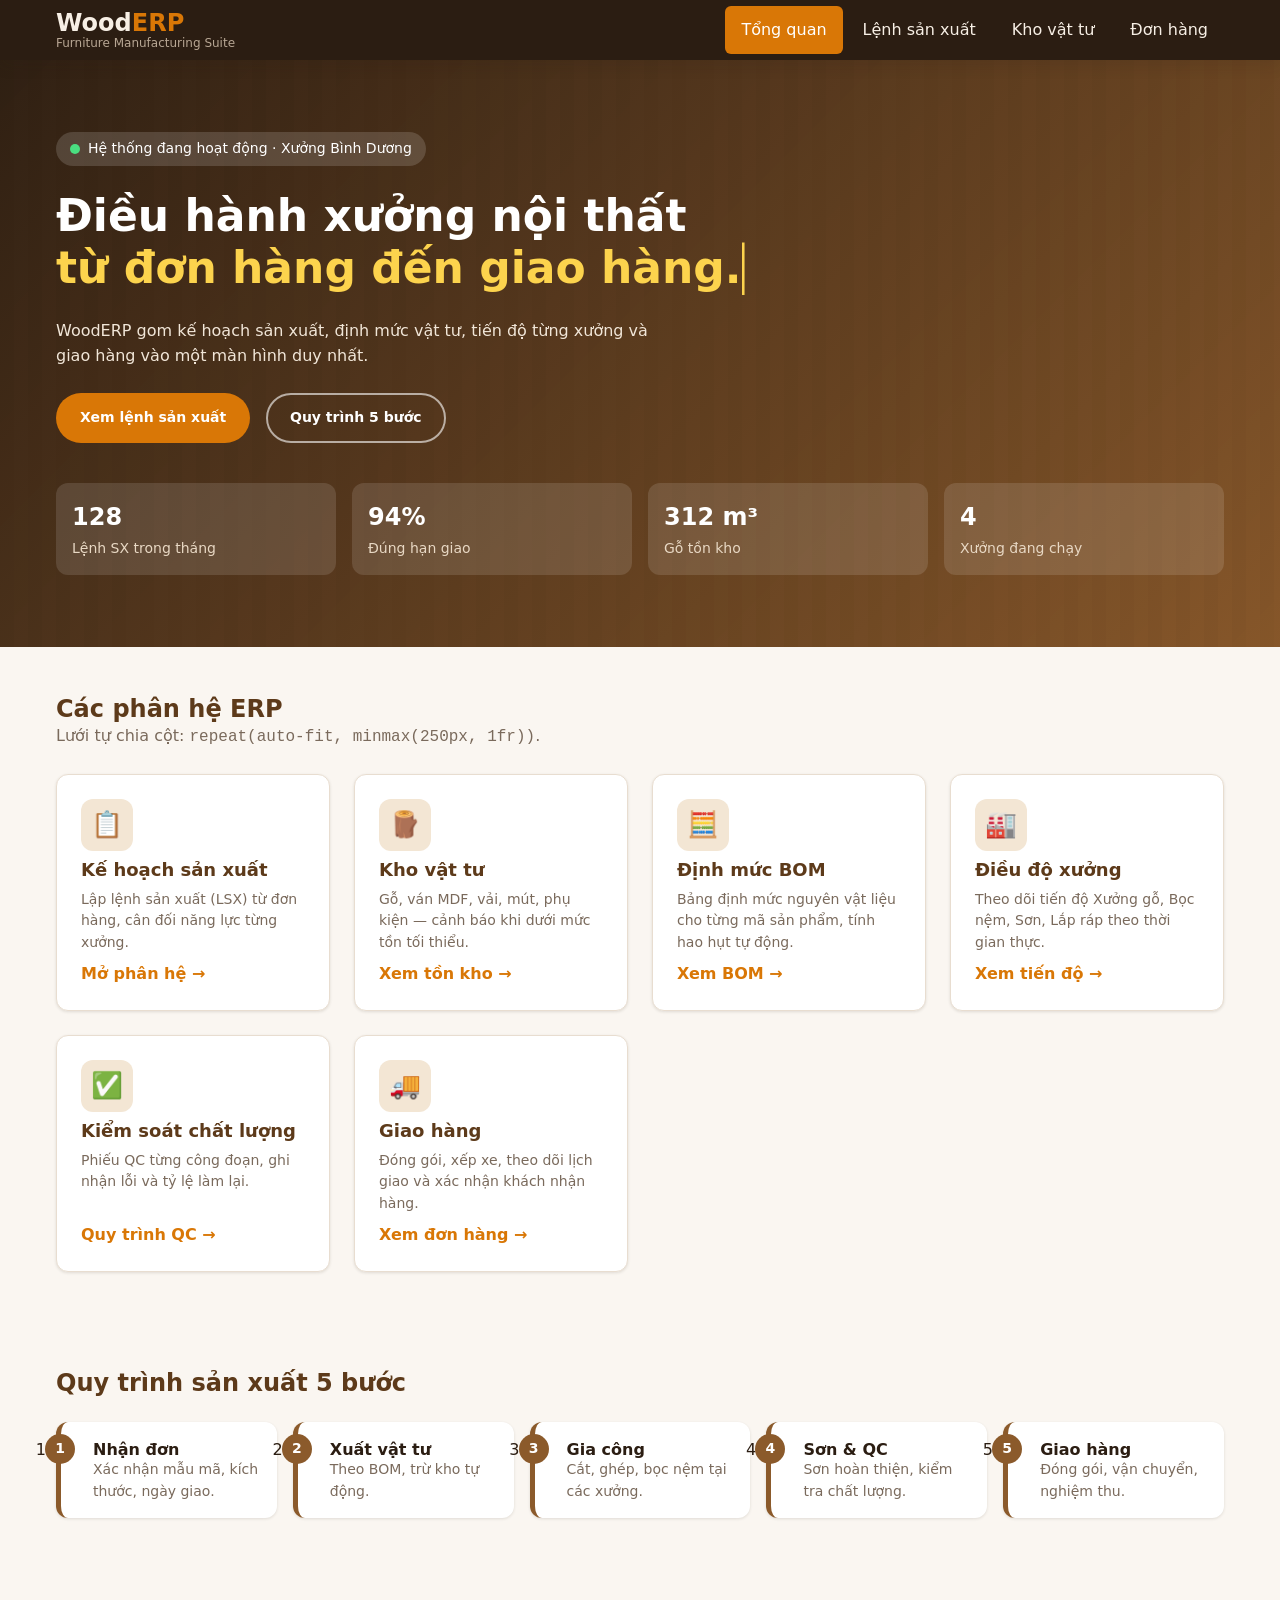
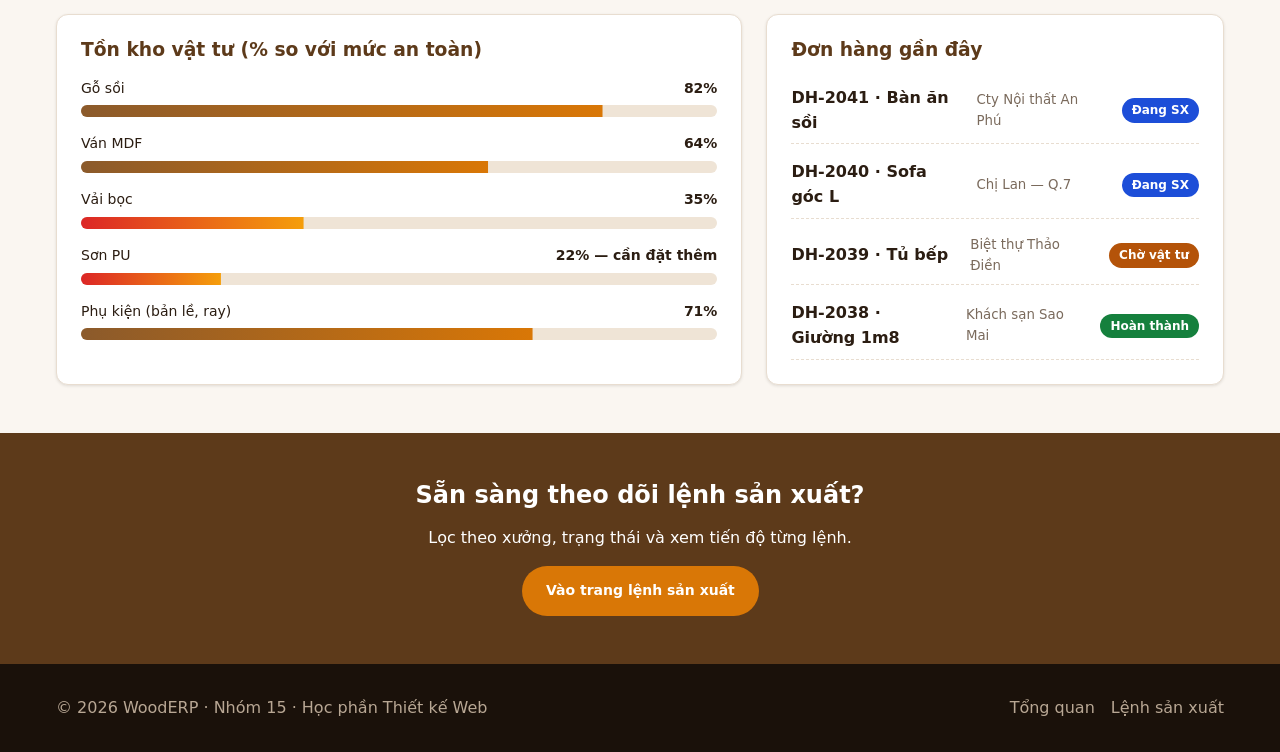
<file: index.html>
<!DOCTYPE html>
<!-- lang="vi": báo trình duyệt/screen reader đây là tiếng Việt -->
<html lang="vi">
<head>
    <meta charset="UTF-8">
    <!-- viewport: bắt buộc để responsive trên điện thoại (Tuần 4) -->
    <meta name="viewport" content="width=device-width, initial-scale=1.0">
    <meta name="description" content="WoodERP — Hệ thống ERP quản lý sản xuất đồ nội thất: kế hoạch, kho vật tư, xưởng, giao hàng.">
    <title>Tổng quan — WoodERP</title>
    <link rel="stylesheet" href="style.css">
</head>
<body>

    <!-- Skip link: người dùng bàn phím nhấn Tab để nhảy thẳng tới nội dung -->
    <a class="skip-link" href="#main-content">Chuyển đến nội dung chính</a>

    <!-- HEADER: checkbox → label → nav phải là anh em liền kề để dùng bộ chọn ~ -->
    <div class="header-wrapper">
        <header>
            <div class="container header-inner">
                <a class="brand" href="index.html" aria-label="WoodERP — Về trang chủ">
                    <span class="brand-name">Wood<span>ERP</span></span>
                    <span class="brand-tagline">Furniture Manufacturing Suite</span>
                </a>
                <input type="checkbox" id="nav-toggle" class="nav-toggle" aria-hidden="true">
                <label for="nav-toggle" class="nav-toggle-label" aria-label="Mở / đóng menu">
                    <span></span><span></span><span></span>
                </label>
                <nav class="main-nav" aria-label="Điều hướng chính">
                    <ul>
                        <li><a href="index.html" aria-current="page">Tổng quan</a></li>
                        <li><a href="sanxuat.html">Lệnh sản xuất</a></li>
                        <li><a href="#kho-vat-tu">Kho vật tư</a></li>
                        <li><a href="#don-hang">Đơn hàng</a></li>
                    </ul>
                </nav>
            </div>
        </header>
    </div>

    <main id="main-content">

        <!-- SECTION 1: HERO + typing + thanh KPI (Flexbox) -->
        <section class="hero" aria-labelledby="hero-title">
            <div class="container hero-inner">
                <span class="hero-badge">Hệ thống đang hoạt động · Xưởng Bình Dương</span>
                <h1 id="hero-title">Điều hành xưởng nội thất<br><span class="typing">từ đơn hàng đến giao hàng.</span></h1>
                <p>WoodERP gom kế hoạch sản xuất, định mức vật tư, tiến độ từng xưởng và giao hàng vào một màn hình duy nhất.</p>
                <div class="hero-actions">
                    <a class="btn btn-primary" href="sanxuat.html">Xem lệnh sản xuất</a>
                    <a class="btn btn-ghost" href="#quy-trinh">Quy trình 5 bước</a>
                </div>
                <!-- Flex: các ô KPI tự xuống dòng khi màn hình hẹp -->
                <div class="kpi-bar" aria-label="Chỉ số nhanh">
                    <div class="kpi"><strong>128</strong><span>Lệnh SX trong tháng</span></div>
                    <div class="kpi"><strong>94%</strong><span>Đúng hạn giao</span></div>
                    <div class="kpi"><strong>312 m³</strong><span>Gỗ tồn kho</span></div>
                    <div class="kpi"><strong>4</strong><span>Xưởng đang chạy</span></div>
                </div>
            </div>
        </section>

        <!-- SECTION 2: Các phân hệ ERP — CSS Grid auto-fit (Tuần 3) -->
        <section class="section" aria-labelledby="modules-title">
            <div class="container">
                <div class="section-head">
                    <h2 id="modules-title">Các phân hệ ERP</h2>
                    <p>Lưới tự chia cột: <code>repeat(auto-fit, minmax(250px, 1fr))</code>.</p>
                </div>
                <div class="grid-auto">
                    <article class="card">
                        <div class="icon" aria-hidden="true">📋</div>
                        <h3>Kế hoạch sản xuất</h3>
                        <p>Lập lệnh sản xuất (LSX) từ đơn hàng, cân đối năng lực từng xưởng.</p>
                        <a class="link-more" href="sanxuat.html">Mở phân hệ →</a>
                    </article>
                    <article class="card">
                        <div class="icon" aria-hidden="true">🪵</div>
                        <h3>Kho vật tư</h3>
                        <p>Gỗ, ván MDF, vải, mút, phụ kiện — cảnh báo khi dưới mức tồn tối thiểu.</p>
                        <a class="link-more" href="#kho-vat-tu">Xem tồn kho →</a>
                    </article>
                    <article class="card">
                        <div class="icon" aria-hidden="true">🧮</div>
                        <h3>Định mức BOM</h3>
                        <p>Bảng định mức nguyên vật liệu cho từng mã sản phẩm, tính hao hụt tự động.</p>
                        <a class="link-more" href="sanxuat.html">Xem BOM →</a>
                    </article>
                    <article class="card">
                        <div class="icon" aria-hidden="true">🏭</div>
                        <h3>Điều độ xưởng</h3>
                        <p>Theo dõi tiến độ Xưởng gỗ, Bọc nệm, Sơn, Lắp ráp theo thời gian thực.</p>
                        <a class="link-more" href="sanxuat.html">Xem tiến độ →</a>
                    </article>
                    <article class="card">
                        <div class="icon" aria-hidden="true">✅</div>
                        <h3>Kiểm soát chất lượng</h3>
                        <p>Phiếu QC từng công đoạn, ghi nhận lỗi và tỷ lệ làm lại.</p>
                        <a class="link-more" href="#quy-trinh">Quy trình QC →</a>
                    </article>
                    <article class="card">
                        <div class="icon" aria-hidden="true">🚚</div>
                        <h3>Giao hàng</h3>
                        <p>Đóng gói, xếp xe, theo dõi lịch giao và xác nhận khách nhận hàng.</p>
                        <a class="link-more" href="#don-hang">Xem đơn hàng →</a>
                    </article>
                </div>
            </div>
        </section>

        <!-- SECTION 3: Quy trình 5 bước — Grid 1 → 2 → 5 cột (responsive) -->
        <section class="section" id="quy-trinh" aria-labelledby="flow-title">
            <div class="container">
                <div class="section-head">
                    <h2 id="flow-title">Quy trình sản xuất 5 bước</h2>
                </div>
                <ol class="steps">
                    <li class="step"><h3>Nhận đơn</h3><p>Xác nhận mẫu mã, kích thước, ngày giao.</p></li>
                    <li class="step"><h3>Xuất vật tư</h3><p>Theo BOM, trừ kho tự động.</p></li>
                    <li class="step"><h3>Gia công</h3><p>Cắt, ghép, bọc nệm tại các xưởng.</p></li>
                    <li class="step"><h3>Sơn &amp; QC</h3><p>Sơn hoàn thiện, kiểm tra chất lượng.</p></li>
                    <li class="step"><h3>Giao hàng</h3><p>Đóng gói, vận chuyển, nghiệm thu.</p></li>
                </ol>
            </div>
        </section>

        <!-- SECTION 4: Kho vật tư + Đơn hàng — Grid 2 cột trên desktop -->
        <section class="section" aria-label="Kho vật tư và đơn hàng">
            <div class="container panel-2col">
                <aside class="panel" id="kho-vat-tu" aria-labelledby="stock-title">
                    <h3 id="stock-title">Tồn kho vật tư (% so với mức an toàn)</h3>
                    <!-- --p là số %; CSS dùng scaleX(var(--p)/100) rồi animation chạy từ 0 -->
                    <div class="bar-row"><div class="bar-label"><span>Gỗ sồi</span><b>82%</b></div><div class="bar"><i style="--p:82"></i></div></div>
                    <div class="bar-row"><div class="bar-label"><span>Ván MDF</span><b>64%</b></div><div class="bar"><i style="--p:64"></i></div></div>
                    <div class="bar-row"><div class="bar-label"><span>Vải bọc</span><b>35%</b></div><div class="bar low"><i style="--p:35"></i></div></div>
                    <div class="bar-row"><div class="bar-label"><span>Sơn PU</span><b>22% — cần đặt thêm</b></div><div class="bar low"><i style="--p:22"></i></div></div>
                    <div class="bar-row"><div class="bar-label"><span>Phụ kiện (bản lề, ray)</span><b>71%</b></div><div class="bar"><i style="--p:71"></i></div></div>
                </aside>

                <section class="panel" id="don-hang" aria-labelledby="order-title">
                    <h3 id="order-title">Đơn hàng gần đây</h3>
                    <div class="order-list">
                        <div class="order-item"><b>DH-2041 · Bàn ăn sồi</b><small>Cty Nội thất An Phú</small><span class="tag dang">Đang SX</span></div>
                        <div class="order-item"><b>DH-2040 · Sofa góc L</b><small>Chị Lan — Q.7</small><span class="tag dang">Đang SX</span></div>
                        <div class="order-item"><b>DH-2039 · Tủ bếp</b><small>Biệt thự Thảo Điền</small><span class="tag cho">Chờ vật tư</span></div>
                        <div class="order-item"><b>DH-2038 · Giường 1m8</b><small>Khách sạn Sao Mai</small><span class="tag xong">Hoàn thành</span></div>
                    </div>
                </section>
            </div>
        </section>

        <!-- SECTION 5: CTA -->
        <section class="section cta" aria-labelledby="cta-title">
            <div class="container">
                <h2 id="cta-title">Sẵn sàng theo dõi lệnh sản xuất?</h2>
                <p>Lọc theo xưởng, trạng thái và xem tiến độ từng lệnh.</p>
                <a class="btn btn-primary" href="sanxuat.html">Vào trang lệnh sản xuất</a>
            </div>
        </section>
    </main>

    <footer>
        <div class="container footer-inner">
            <p>© 2026 WoodERP · Nhóm 15 · Học phần Thiết kế Web</p>
            <nav class="footer-links" aria-label="Liên kết chân trang">
                <a href="index.html">Tổng quan</a>
                <a href="sanxuat.html">Lệnh sản xuất</a>
            </nav>
        </div>
    </footer>
</body>
</html>
</file>
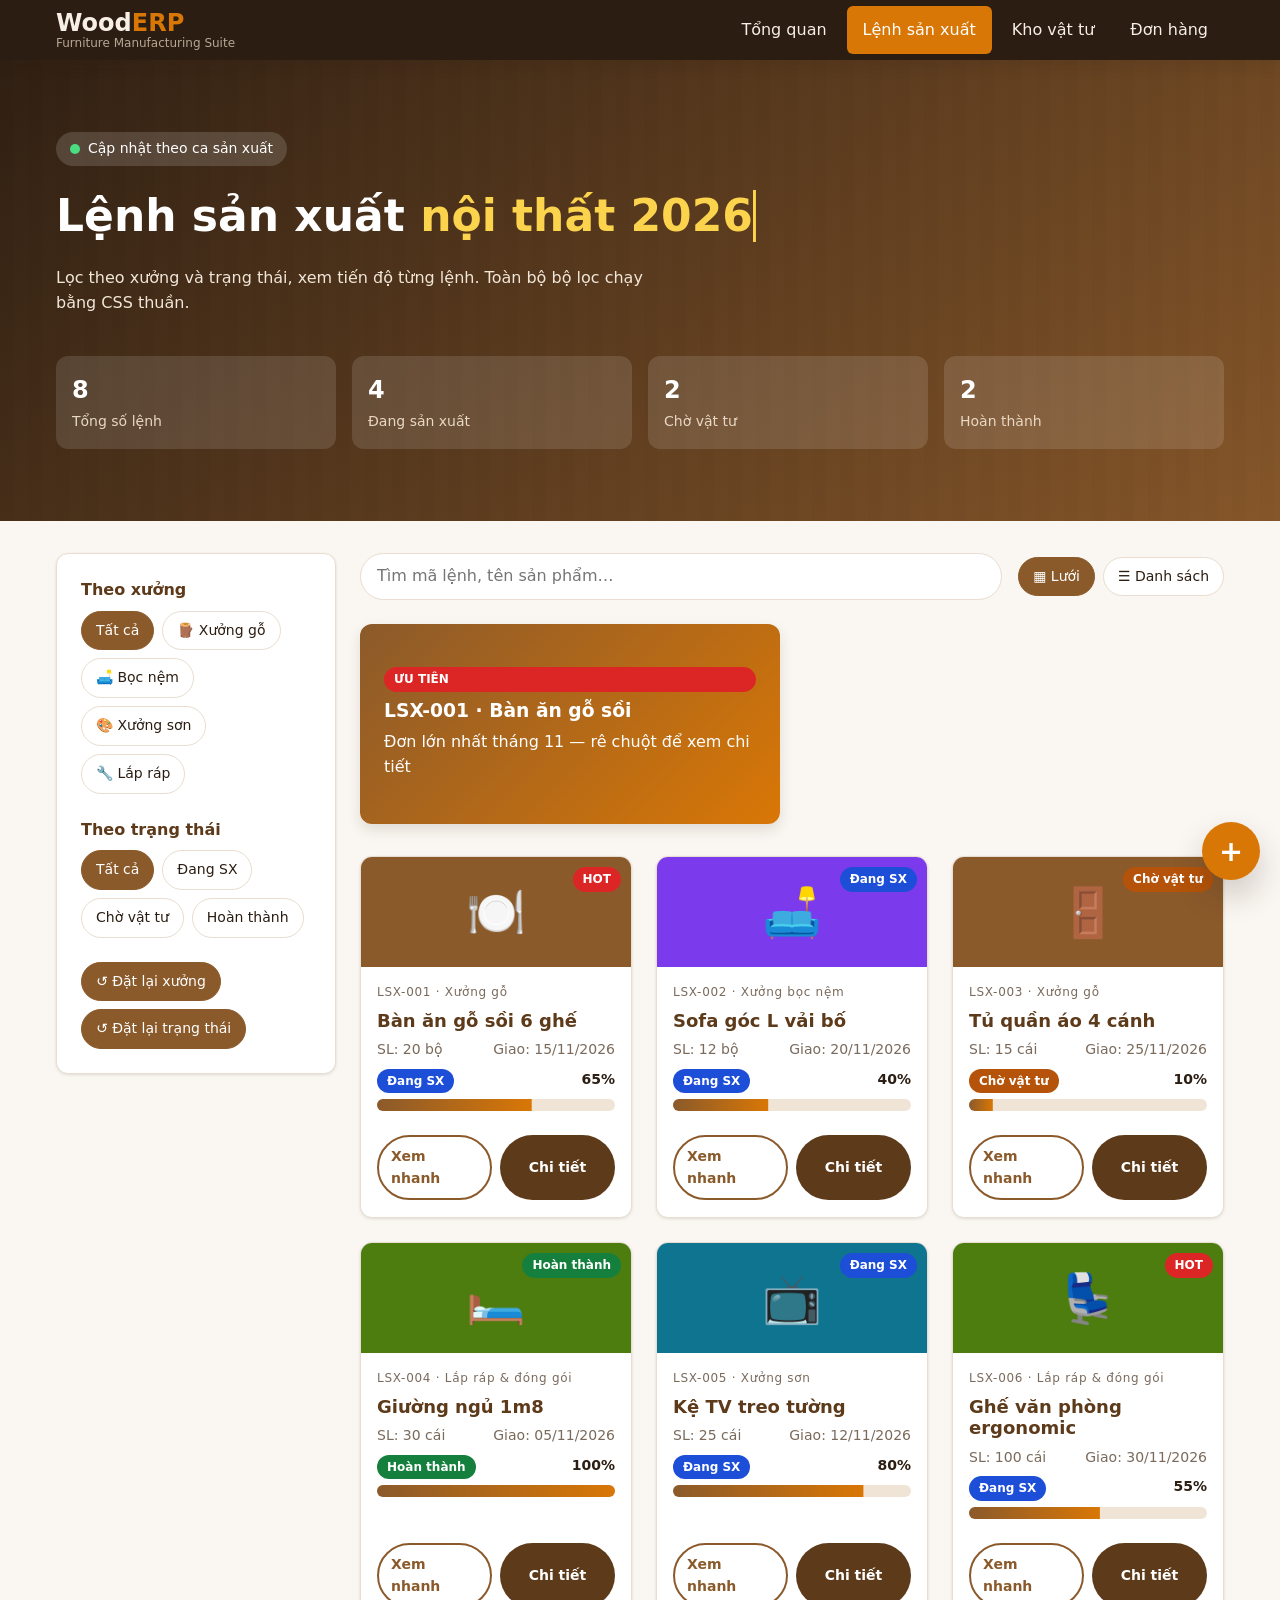
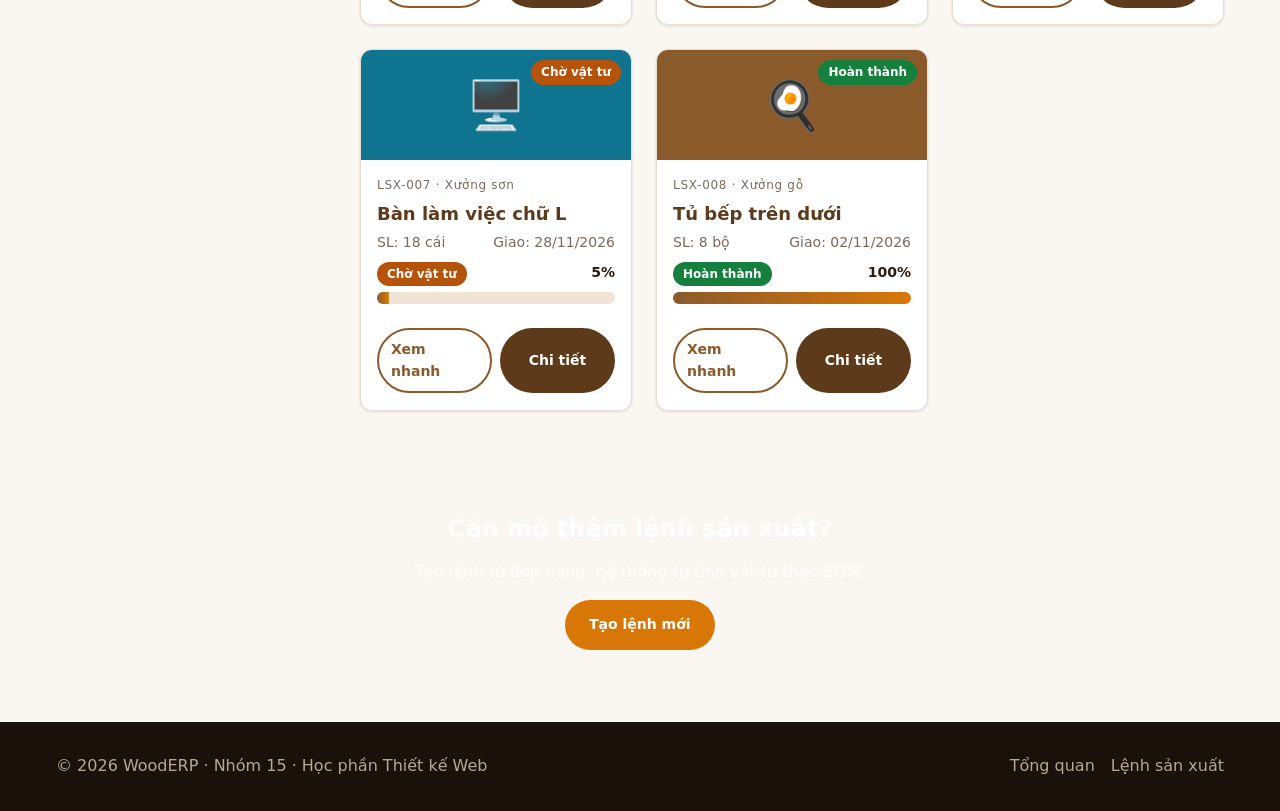
<file: sanxuat.html>
<!DOCTYPE html>
<html lang="vi">
<head>
    <meta charset="UTF-8">
    <meta name="viewport" content="width=device-width, initial-scale=1.0">
    <meta name="description" content="WoodERP — Danh sách lệnh sản xuất nội thất, lọc theo xưởng và trạng thái.">
    <title>Lệnh sản xuất — WoodERP</title>
    <link rel="stylesheet" href="style.css">
</head>
<body>

    <!-- ===== CÁC RADIO ĐIỀU KHIỂN BỘ LỌC (ẩn bằng class .ctrl) =====
         Đặt ở ĐẦU <body> để bộ chọn body:has(#id:checked) trong style.css
         "nhìn thấy" được trạng thái và ẩn/hiện thẻ ở bất kỳ đâu. KHÔNG dùng JavaScript. -->
    <!-- Nhóm 1: lọc theo xưởng (cùng name → chỉ chọn 1) -->
    <input type="radio" name="cat" id="cat-all" class="ctrl" checked>
    <input type="radio" name="cat" id="cat-go" class="ctrl">
    <input type="radio" name="cat" id="cat-boc" class="ctrl">
    <input type="radio" name="cat" id="cat-son" class="ctrl">
    <input type="radio" name="cat" id="cat-lap" class="ctrl">
    <!-- Nhóm 2: lọc theo trạng thái -->
    <input type="radio" name="st" id="st-all" class="ctrl" checked>
    <input type="radio" name="st" id="st-dang" class="ctrl">
    <input type="radio" name="st" id="st-cho" class="ctrl">
    <input type="radio" name="st" id="st-xong" class="ctrl">
    <!-- Nhóm 3: chế độ xem Lưới / Danh sách -->
    <input type="radio" name="view" id="view-grid" class="ctrl" checked>
    <input type="radio" name="view" id="view-list" class="ctrl">

    <a class="skip-link" href="#main-content">Chuyển đến nội dung chính</a>

    <div class="header-wrapper">
        <header>
            <div class="container header-inner">
                <a class="brand" href="index.html" aria-label="WoodERP — Về trang chủ">
                    <span class="brand-name">Wood<span>ERP</span></span>
                    <span class="brand-tagline">Furniture Manufacturing Suite</span>
                </a>
                <input type="checkbox" id="nav-toggle" class="nav-toggle" aria-hidden="true">
                <label for="nav-toggle" class="nav-toggle-label" aria-label="Mở / đóng menu">
                    <span></span><span></span><span></span>
                </label>
                <nav class="main-nav" aria-label="Điều hướng chính">
                    <ul>
                        <li><a href="index.html">Tổng quan</a></li>
                        <li><a href="sanxuat.html" aria-current="page">Lệnh sản xuất</a></li>
                        <li><a href="index.html#kho-vat-tu">Kho vật tư</a></li>
                        <li><a href="index.html#don-hang">Đơn hàng</a></li>
                    </ul>
                </nav>
            </div>
        </header>
    </div>

    <main id="main-content">

        <section class="hero" aria-labelledby="page-title">
            <div class="container hero-inner">
                <span class="hero-badge">Cập nhật theo ca sản xuất</span>
                <h1 id="page-title">Lệnh sản xuất <span class="typing">nội thất 2026</span></h1>
                <p>Lọc theo xưởng và trạng thái, xem tiến độ từng lệnh. Toàn bộ bộ lọc chạy bằng CSS thuần.</p>
                <div class="kpi-bar">
                    <div class="kpi"><strong>8</strong><span>Tổng số lệnh</span></div>
                    <div class="kpi"><strong>4</strong><span>Đang sản xuất</span></div>
                    <div class="kpi"><strong>2</strong><span>Chờ vật tư</span></div>
                    <div class="kpi"><strong>2</strong><span>Hoàn thành</span></div>
                </div>
            </div>
        </section>

        <!-- BỐ CỤC 2 CỘT: CSS Grid (Mobile 1 cột → Desktop 280px + 1fr) -->
        <div class="container layout">

            <!-- CỘT TRÁI: bộ lọc (<aside>); <label for=...> bấm vào = chọn radio tương ứng -->
            <aside class="filter-panel" aria-label="Bộ lọc lệnh sản xuất">
                <fieldset class="filter-group">
                    <legend>Theo xưởng</legend>
                    <div class="chips">
                        <label class="chip" for="cat-all">Tất cả</label>
                        <label class="chip" for="cat-go">🪵 Xưởng gỗ</label>
                        <label class="chip" for="cat-boc">🛋️ Bọc nệm</label>
                        <label class="chip" for="cat-son">🎨 Xưởng sơn</label>
                        <label class="chip" for="cat-lap">🔧 Lắp ráp</label>
                    </div>
                </fieldset>
                <fieldset class="filter-group">
                    <legend>Theo trạng thái</legend>
                    <div class="chips">
                        <label class="chip" for="st-all">Tất cả</label>
                        <label class="chip" for="st-dang">Đang SX</label>
                        <label class="chip" for="st-cho">Chờ vật tư</label>
                        <label class="chip" for="st-xong">Hoàn thành</label>
                    </div>
                </fieldset>
                <!-- Reset: chọn lại radio "Tất cả" của từng nhóm -->
                <div class="chips">
                    <label class="chip" for="cat-all">↺ Đặt lại xưởng</label>
                    <label class="chip" for="st-all">↺ Đặt lại trạng thái</label>
                </div>
            </aside>

            <!-- CỘT PHẢI: nội dung chính -->
            <section class="content-area" aria-label="Danh sách lệnh sản xuất">

                <div class="toolbar">
                    <input class="search" type="search" placeholder="Tìm mã lệnh, tên sản phẩm…" aria-label="Tìm kiếm lệnh sản xuất">
                    <div class="view-switch" role="group" aria-label="Chế độ hiển thị">
                        <label class="chip" for="view-grid">▦ Lưới</label>
                        <label class="chip" for="view-list">☰ Danh sách</label>
                    </div>
                </div>

                <!-- THẺ ĐỀ CỬ LẬT 3D: rê chuột (hoặc focus) để lật -->
                <figure class="flip-wrap" tabindex="0" aria-label="Lệnh sản xuất nổi bật">
                    <div class="flip-card">
                        <div class="flip-front">
                            <span class="tag hot">ƯU TIÊN</span>
                            <h3>LSX-001 · Bàn ăn gỗ sồi</h3>
                            <p>Đơn lớn nhất tháng 11 — rê chuột để xem chi tiết</p>
                        </div>
                        <div class="flip-back">
                            <h3>Tóm tắt</h3>
                            <p>20 bộ · Xưởng gỗ · Giao 15/11</p>
                            <p>Tiến độ 65% · Còn thiếu sơn PU 12 lít</p>
                        </div>
                    </div>
                </figure>

                <!-- LƯỚI THẺ: mobile 1 cột, tablet 2 cột, desktop auto-fit -->
                <div class="lsx-grid">
                    <!-- Thẻ LSX-001: data-cat / data-st là "nhãn" để CSS :has() lọc -->
                    <article class="card lsx-card" data-cat="go" data-st="dang">
                        <div class="lsx-thumb" aria-hidden="true">🍽️<span class="tag hot">HOT</span></div>
                        <div class="lsx-body">
                            <span class="lsx-code">LSX-001 · Xưởng gỗ</span>
                            <h3>Bàn ăn gỗ sồi 6 ghế</h3>
                            <div class="lsx-meta"><span>SL: 20 bộ</span><span>Giao: 15/11/2026</span></div>
                            <!-- Thanh tiến độ: --p = % hoàn thành -->
                            <div class="bar-row">
                                <div class="bar-label"><span class="tag dang">Đang SX</span><b>65%</b></div>
                                <div class="bar"><i style="--p:65"></i></div>
                            </div>
                            <div class="lsx-actions">
                                <a class="btn btn-outline" href="#lsx-001">Xem nhanh</a>
                                <a class="btn btn-dark" href="#lsx-001">Chi tiết</a>
                            </div>
                        </div>
                    </article>
                    <!-- Thẻ LSX-002: data-cat / data-st là "nhãn" để CSS :has() lọc -->
                    <article class="card lsx-card" data-cat="boc" data-st="dang">
                        <div class="lsx-thumb" aria-hidden="true">🛋️<span class="tag dang">Đang SX</span></div>
                        <div class="lsx-body">
                            <span class="lsx-code">LSX-002 · Xưởng bọc nệm</span>
                            <h3>Sofa góc L vải bố</h3>
                            <div class="lsx-meta"><span>SL: 12 bộ</span><span>Giao: 20/11/2026</span></div>
                            <!-- Thanh tiến độ: --p = % hoàn thành -->
                            <div class="bar-row">
                                <div class="bar-label"><span class="tag dang">Đang SX</span><b>40%</b></div>
                                <div class="bar"><i style="--p:40"></i></div>
                            </div>
                            <div class="lsx-actions">
                                <a class="btn btn-outline" href="#lsx-002">Xem nhanh</a>
                                <a class="btn btn-dark" href="#lsx-002">Chi tiết</a>
                            </div>
                        </div>
                    </article>
                    <!-- Thẻ LSX-003: data-cat / data-st là "nhãn" để CSS :has() lọc -->
                    <article class="card lsx-card" data-cat="go" data-st="cho">
                        <div class="lsx-thumb" aria-hidden="true">🚪<span class="tag cho">Chờ vật tư</span></div>
                        <div class="lsx-body">
                            <span class="lsx-code">LSX-003 · Xưởng gỗ</span>
                            <h3>Tủ quần áo 4 cánh</h3>
                            <div class="lsx-meta"><span>SL: 15 cái</span><span>Giao: 25/11/2026</span></div>
                            <!-- Thanh tiến độ: --p = % hoàn thành -->
                            <div class="bar-row">
                                <div class="bar-label"><span class="tag cho">Chờ vật tư</span><b>10%</b></div>
                                <div class="bar"><i style="--p:10"></i></div>
                            </div>
                            <div class="lsx-actions">
                                <a class="btn btn-outline" href="#lsx-003">Xem nhanh</a>
                                <a class="btn btn-dark" href="#lsx-003">Chi tiết</a>
                            </div>
                        </div>
                    </article>
                    <!-- Thẻ LSX-004: data-cat / data-st là "nhãn" để CSS :has() lọc -->
                    <article class="card lsx-card" data-cat="lap" data-st="xong">
                        <div class="lsx-thumb" aria-hidden="true">🛏️<span class="tag xong">Hoàn thành</span></div>
                        <div class="lsx-body">
                            <span class="lsx-code">LSX-004 · Lắp ráp & đóng gói</span>
                            <h3>Giường ngủ 1m8</h3>
                            <div class="lsx-meta"><span>SL: 30 cái</span><span>Giao: 05/11/2026</span></div>
                            <!-- Thanh tiến độ: --p = % hoàn thành -->
                            <div class="bar-row">
                                <div class="bar-label"><span class="tag xong">Hoàn thành</span><b>100%</b></div>
                                <div class="bar"><i style="--p:100"></i></div>
                            </div>
                            <div class="lsx-actions">
                                <a class="btn btn-outline" href="#lsx-004">Xem nhanh</a>
                                <a class="btn btn-dark" href="#lsx-004">Chi tiết</a>
                            </div>
                        </div>
                    </article>
                    <!-- Thẻ LSX-005: data-cat / data-st là "nhãn" để CSS :has() lọc -->
                    <article class="card lsx-card" data-cat="son" data-st="dang">
                        <div class="lsx-thumb" aria-hidden="true">📺<span class="tag dang">Đang SX</span></div>
                        <div class="lsx-body">
                            <span class="lsx-code">LSX-005 · Xưởng sơn</span>
                            <h3>Kệ TV treo tường</h3>
                            <div class="lsx-meta"><span>SL: 25 cái</span><span>Giao: 12/11/2026</span></div>
                            <!-- Thanh tiến độ: --p = % hoàn thành -->
                            <div class="bar-row">
                                <div class="bar-label"><span class="tag dang">Đang SX</span><b>80%</b></div>
                                <div class="bar"><i style="--p:80"></i></div>
                            </div>
                            <div class="lsx-actions">
                                <a class="btn btn-outline" href="#lsx-005">Xem nhanh</a>
                                <a class="btn btn-dark" href="#lsx-005">Chi tiết</a>
                            </div>
                        </div>
                    </article>
                    <!-- Thẻ LSX-006: data-cat / data-st là "nhãn" để CSS :has() lọc -->
                    <article class="card lsx-card" data-cat="lap" data-st="dang">
                        <div class="lsx-thumb" aria-hidden="true">💺<span class="tag hot">HOT</span></div>
                        <div class="lsx-body">
                            <span class="lsx-code">LSX-006 · Lắp ráp & đóng gói</span>
                            <h3>Ghế văn phòng ergonomic</h3>
                            <div class="lsx-meta"><span>SL: 100 cái</span><span>Giao: 30/11/2026</span></div>
                            <!-- Thanh tiến độ: --p = % hoàn thành -->
                            <div class="bar-row">
                                <div class="bar-label"><span class="tag dang">Đang SX</span><b>55%</b></div>
                                <div class="bar"><i style="--p:55"></i></div>
                            </div>
                            <div class="lsx-actions">
                                <a class="btn btn-outline" href="#lsx-006">Xem nhanh</a>
                                <a class="btn btn-dark" href="#lsx-006">Chi tiết</a>
                            </div>
                        </div>
                    </article>
                    <!-- Thẻ LSX-007: data-cat / data-st là "nhãn" để CSS :has() lọc -->
                    <article class="card lsx-card" data-cat="son" data-st="cho">
                        <div class="lsx-thumb" aria-hidden="true">🖥️<span class="tag cho">Chờ vật tư</span></div>
                        <div class="lsx-body">
                            <span class="lsx-code">LSX-007 · Xưởng sơn</span>
                            <h3>Bàn làm việc chữ L</h3>
                            <div class="lsx-meta"><span>SL: 18 cái</span><span>Giao: 28/11/2026</span></div>
                            <!-- Thanh tiến độ: --p = % hoàn thành -->
                            <div class="bar-row">
                                <div class="bar-label"><span class="tag cho">Chờ vật tư</span><b>5%</b></div>
                                <div class="bar"><i style="--p:5"></i></div>
                            </div>
                            <div class="lsx-actions">
                                <a class="btn btn-outline" href="#lsx-007">Xem nhanh</a>
                                <a class="btn btn-dark" href="#lsx-007">Chi tiết</a>
                            </div>
                        </div>
                    </article>
                    <!-- Thẻ LSX-008: data-cat / data-st là "nhãn" để CSS :has() lọc -->
                    <article class="card lsx-card" data-cat="go" data-st="xong">
                        <div class="lsx-thumb" aria-hidden="true">🍳<span class="tag xong">Hoàn thành</span></div>
                        <div class="lsx-body">
                            <span class="lsx-code">LSX-008 · Xưởng gỗ</span>
                            <h3>Tủ bếp trên dưới</h3>
                            <div class="lsx-meta"><span>SL: 8 bộ</span><span>Giao: 02/11/2026</span></div>
                            <!-- Thanh tiến độ: --p = % hoàn thành -->
                            <div class="bar-row">
                                <div class="bar-label"><span class="tag xong">Hoàn thành</span><b>100%</b></div>
                                <div class="bar"><i style="--p:100"></i></div>
                            </div>
                            <div class="lsx-actions">
                                <a class="btn btn-outline" href="#lsx-008">Xem nhanh</a>
                                <a class="btn btn-dark" href="#lsx-008">Chi tiết</a>
                            </div>
                        </div>
                    </article>
                </div>
            </section>
        </div>

        <!-- BANNER PARALLAX -->
        <section class="parallax" aria-labelledby="para-title">
            <div class="container">
                <h2 id="para-title">Cần mở thêm lệnh sản xuất?</h2>
                <p>Tạo lệnh từ đơn hàng, hệ thống tự tính vật tư theo BOM.</p>
                <a class="btn btn-primary" href="#">Tạo lệnh mới</a>
            </div>
        </section>
    </main>

    <!-- Modal LSX-001: mở bằng :target khi URL có #lsx-001 -->
    <div class="modal" id="lsx-001" role="dialog" aria-modal="true" aria-label="Chi tiết LSX-001">
        <div class="modal-box">
            <a class="modal-close" href="#" aria-label="Đóng">✕</a>
            <h3>🍽️ LSX-001 · Bàn ăn gỗ sồi 6 ghế</h3>
            <span class="tag dang">Đang SX</span>
            <dl>
                <dt>Xưởng</dt><dd>Xưởng gỗ</dd>
                <dt>Số lượng</dt><dd>20 bộ</dd>
                <dt>Hạn giao</dt><dd>15/11/2026</dd>
                <dt>Tiến độ</dt><dd>65%</dd>
                <dt>Vật tư (BOM)</dt><dd>Gỗ sồi 18 m³, sơn PU 40 lít</dd>
            </dl>
            <a class="btn btn-primary" href="#">Đóng cửa sổ</a>
        </div>
    </div>
    <!-- Modal LSX-002: mở bằng :target khi URL có #lsx-002 -->
    <div class="modal" id="lsx-002" role="dialog" aria-modal="true" aria-label="Chi tiết LSX-002">
        <div class="modal-box">
            <a class="modal-close" href="#" aria-label="Đóng">✕</a>
            <h3>🛋️ LSX-002 · Sofa góc L vải bố</h3>
            <span class="tag dang">Đang SX</span>
            <dl>
                <dt>Xưởng</dt><dd>Xưởng bọc nệm</dd>
                <dt>Số lượng</dt><dd>12 bộ</dd>
                <dt>Hạn giao</dt><dd>20/11/2026</dd>
                <dt>Tiến độ</dt><dd>40%</dd>
                <dt>Vật tư (BOM)</dt><dd>Khung gỗ, mút D40, vải bố 90 m</dd>
            </dl>
            <a class="btn btn-primary" href="#">Đóng cửa sổ</a>
        </div>
    </div>
    <!-- Modal LSX-003: mở bằng :target khi URL có #lsx-003 -->
    <div class="modal" id="lsx-003" role="dialog" aria-modal="true" aria-label="Chi tiết LSX-003">
        <div class="modal-box">
            <a class="modal-close" href="#" aria-label="Đóng">✕</a>
            <h3>🚪 LSX-003 · Tủ quần áo 4 cánh</h3>
            <span class="tag cho">Chờ vật tư</span>
            <dl>
                <dt>Xưởng</dt><dd>Xưởng gỗ</dd>
                <dt>Số lượng</dt><dd>15 cái</dd>
                <dt>Hạn giao</dt><dd>25/11/2026</dd>
                <dt>Tiến độ</dt><dd>10%</dd>
                <dt>Vật tư (BOM)</dt><dd>MDF chống ẩm 60 tấm, bản lề giảm chấn</dd>
            </dl>
            <a class="btn btn-primary" href="#">Đóng cửa sổ</a>
        </div>
    </div>
    <!-- Modal LSX-004: mở bằng :target khi URL có #lsx-004 -->
    <div class="modal" id="lsx-004" role="dialog" aria-modal="true" aria-label="Chi tiết LSX-004">
        <div class="modal-box">
            <a class="modal-close" href="#" aria-label="Đóng">✕</a>
            <h3>🛏️ LSX-004 · Giường ngủ 1m8</h3>
            <span class="tag xong">Hoàn thành</span>
            <dl>
                <dt>Xưởng</dt><dd>Lắp ráp & đóng gói</dd>
                <dt>Số lượng</dt><dd>30 cái</dd>
                <dt>Hạn giao</dt><dd>05/11/2026</dd>
                <dt>Tiến độ</dt><dd>100%</dd>
                <dt>Vật tư (BOM)</dt><dd>Gỗ cao su, ray, đinh vít</dd>
            </dl>
            <a class="btn btn-primary" href="#">Đóng cửa sổ</a>
        </div>
    </div>
    <!-- Modal LSX-005: mở bằng :target khi URL có #lsx-005 -->
    <div class="modal" id="lsx-005" role="dialog" aria-modal="true" aria-label="Chi tiết LSX-005">
        <div class="modal-box">
            <a class="modal-close" href="#" aria-label="Đóng">✕</a>
            <h3>📺 LSX-005 · Kệ TV treo tường</h3>
            <span class="tag dang">Đang SX</span>
            <dl>
                <dt>Xưởng</dt><dd>Xưởng sơn</dd>
                <dt>Số lượng</dt><dd>25 cái</dd>
                <dt>Hạn giao</dt><dd>12/11/2026</dd>
                <dt>Tiến độ</dt><dd>80%</dd>
                <dt>Vật tư (BOM)</dt><dd>MDF phủ melamine, sơn PU bóng</dd>
            </dl>
            <a class="btn btn-primary" href="#">Đóng cửa sổ</a>
        </div>
    </div>
    <!-- Modal LSX-006: mở bằng :target khi URL có #lsx-006 -->
    <div class="modal" id="lsx-006" role="dialog" aria-modal="true" aria-label="Chi tiết LSX-006">
        <div class="modal-box">
            <a class="modal-close" href="#" aria-label="Đóng">✕</a>
            <h3>💺 LSX-006 · Ghế văn phòng ergonomic</h3>
            <span class="tag dang">Đang SX</span>
            <dl>
                <dt>Xưởng</dt><dd>Lắp ráp & đóng gói</dd>
                <dt>Số lượng</dt><dd>100 cái</dd>
                <dt>Hạn giao</dt><dd>30/11/2026</dd>
                <dt>Tiến độ</dt><dd>55%</dd>
                <dt>Vật tư (BOM)</dt><dd>Khung thép, lưới, piston, bánh xe</dd>
            </dl>
            <a class="btn btn-primary" href="#">Đóng cửa sổ</a>
        </div>
    </div>
    <!-- Modal LSX-007: mở bằng :target khi URL có #lsx-007 -->
    <div class="modal" id="lsx-007" role="dialog" aria-modal="true" aria-label="Chi tiết LSX-007">
        <div class="modal-box">
            <a class="modal-close" href="#" aria-label="Đóng">✕</a>
            <h3>🖥️ LSX-007 · Bàn làm việc chữ L</h3>
            <span class="tag cho">Chờ vật tư</span>
            <dl>
                <dt>Xưởng</dt><dd>Xưởng sơn</dd>
                <dt>Số lượng</dt><dd>18 cái</dd>
                <dt>Hạn giao</dt><dd>28/11/2026</dd>
                <dt>Tiến độ</dt><dd>5%</dd>
                <dt>Vật tư (BOM)</dt><dd>Gỗ MFC, chân sắt sơn tĩnh điện</dd>
            </dl>
            <a class="btn btn-primary" href="#">Đóng cửa sổ</a>
        </div>
    </div>
    <!-- Modal LSX-008: mở bằng :target khi URL có #lsx-008 -->
    <div class="modal" id="lsx-008" role="dialog" aria-modal="true" aria-label="Chi tiết LSX-008">
        <div class="modal-box">
            <a class="modal-close" href="#" aria-label="Đóng">✕</a>
            <h3>🍳 LSX-008 · Tủ bếp trên dưới</h3>
            <span class="tag xong">Hoàn thành</span>
            <dl>
                <dt>Xưởng</dt><dd>Xưởng gỗ</dd>
                <dt>Số lượng</dt><dd>8 bộ</dd>
                <dt>Hạn giao</dt><dd>02/11/2026</dd>
                <dt>Tiến độ</dt><dd>100%</dd>
                <dt>Vật tư (BOM)</dt><dd>Gỗ công nghiệp, mặt đá, ray hộp</dd>
            </dl>
            <a class="btn btn-primary" href="#">Đóng cửa sổ</a>
        </div>
    </div>

    <!-- Nút nổi FAB -->
    <a class="fab" href="#" aria-label="Tạo lệnh sản xuất mới" title="Tạo lệnh mới">+</a>

    <footer>
        <div class="container footer-inner">
            <p>© 2026 WoodERP · Nhóm 15 · Học phần Thiết kế Web</p>
            <nav class="footer-links" aria-label="Liên kết chân trang">
                <a href="index.html">Tổng quan</a>
                <a href="sanxuat.html">Lệnh sản xuất</a>
            </nav>
        </div>
    </footer>
</body>
</html>
</file>
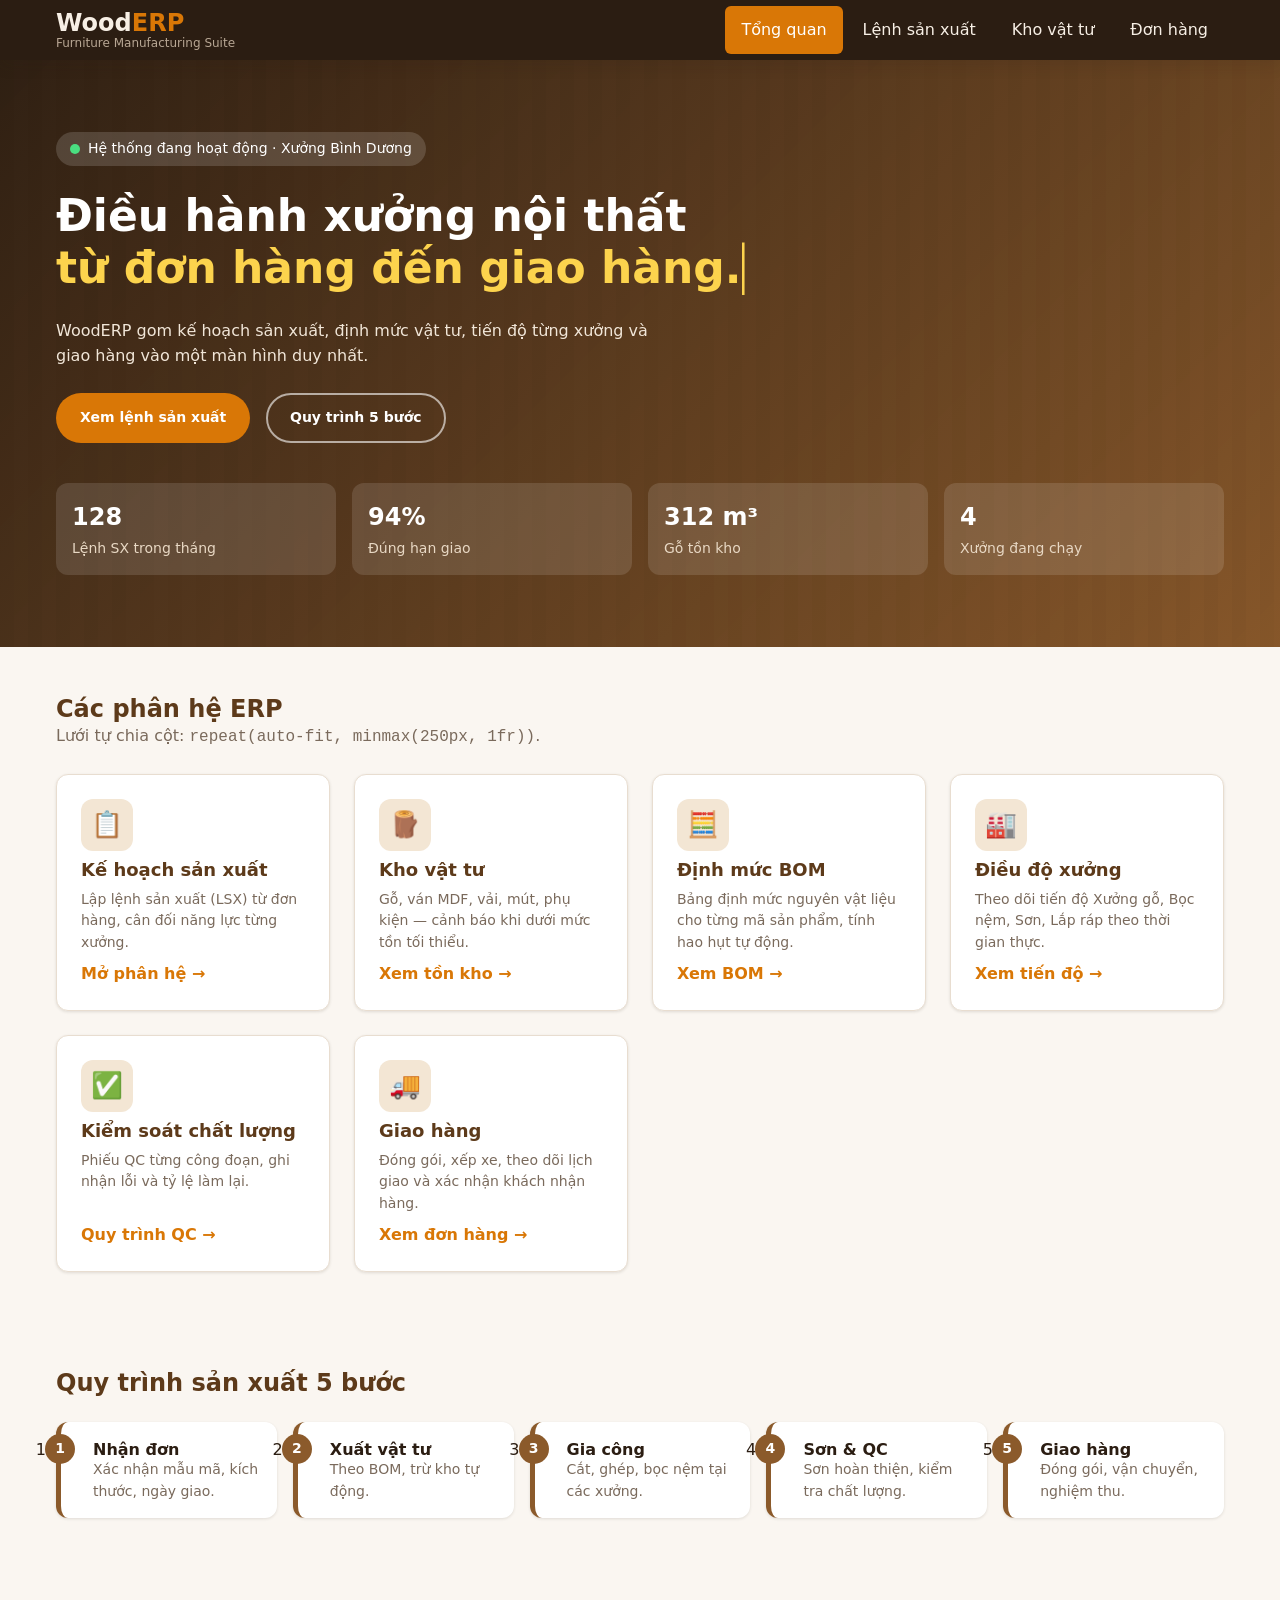
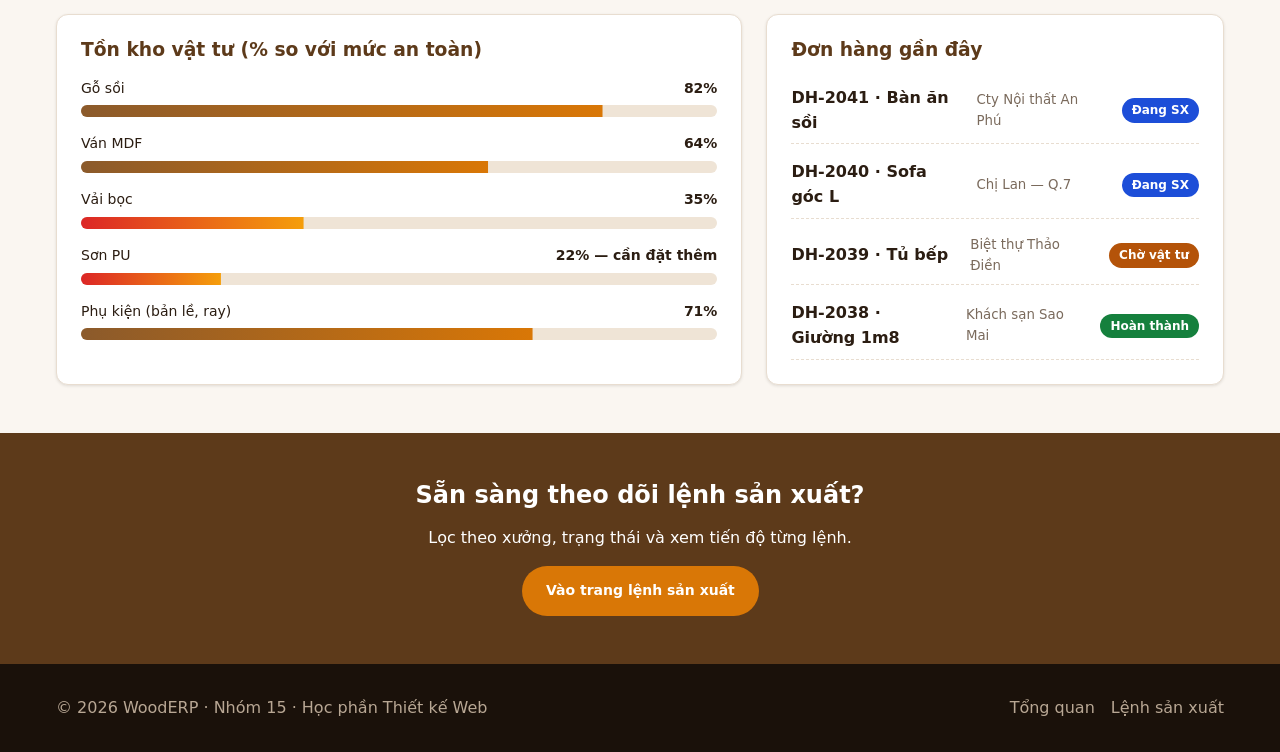
<file: trangchu.html>
<!DOCTYPE html>
<!-- lang="vi": báo trình duyệt/screen reader đây là tiếng Việt -->
<html lang="vi">
<head>
    <meta charset="UTF-8">
    <!-- viewport: bắt buộc để responsive trên điện thoại (Tuần 4) -->
    <meta name="viewport" content="width=device-width, initial-scale=1.0">
    <meta name="description" content="WoodERP — Hệ thống ERP quản lý sản xuất đồ nội thất: kế hoạch, kho vật tư, xưởng, giao hàng.">
    <title>Tổng quan — WoodERP</title>
    <link rel="stylesheet" href="style.css">
</head>
<body>

    <!-- Skip link: người dùng bàn phím nhấn Tab để nhảy thẳng tới nội dung -->
    <a class="skip-link" href="#main-content">Chuyển đến nội dung chính</a>

    <!-- HEADER: checkbox → label → nav phải là anh em liền kề để dùng bộ chọn ~ -->
    <div class="header-wrapper">
        <header>
            <div class="container header-inner">
                <a class="brand" href="trangchu.html" aria-label="WoodERP — Về trang chủ">
                    <span class="brand-name">Wood<span>ERP</span></span>
                    <span class="brand-tagline">Furniture Manufacturing Suite</span>
                </a>
                <input type="checkbox" id="nav-toggle" class="nav-toggle" aria-hidden="true">
                <label for="nav-toggle" class="nav-toggle-label" aria-label="Mở / đóng menu">
                    <span></span><span></span><span></span>
                </label>
                <nav class="main-nav" aria-label="Điều hướng chính">
                    <ul>
                        <li><a href="trangchu.html" aria-current="page">Tổng quan</a></li>
                        <li><a href="sanxuat.html">Lệnh sản xuất</a></li>
                        <li><a href="#kho-vat-tu">Kho vật tư</a></li>
                        <li><a href="#don-hang">Đơn hàng</a></li>
                    </ul>
                </nav>
            </div>
        </header>
    </div>

    <main id="main-content">

        <!-- SECTION 1: HERO + typing + thanh KPI (Flexbox) -->
        <section class="hero" aria-labelledby="hero-title">
            <div class="container hero-inner">
                <span class="hero-badge">Hệ thống đang hoạt động · Xưởng Bình Dương</span>
                <h1 id="hero-title">Điều hành xưởng nội thất<br><span class="typing">từ đơn hàng đến giao hàng.</span></h1>
                <p>WoodERP gom kế hoạch sản xuất, định mức vật tư, tiến độ từng xưởng và giao hàng vào một màn hình duy nhất.</p>
                <div class="hero-actions">
                    <a class="btn btn-primary" href="sanxuat.html">Xem lệnh sản xuất</a>
                    <a class="btn btn-ghost" href="#quy-trinh">Quy trình 5 bước</a>
                </div>
                <!-- Flex: các ô KPI tự xuống dòng khi màn hình hẹp -->
                <div class="kpi-bar" aria-label="Chỉ số nhanh">
                    <div class="kpi"><strong>128</strong><span>Lệnh SX trong tháng</span></div>
                    <div class="kpi"><strong>94%</strong><span>Đúng hạn giao</span></div>
                    <div class="kpi"><strong>312 m³</strong><span>Gỗ tồn kho</span></div>
                    <div class="kpi"><strong>4</strong><span>Xưởng đang chạy</span></div>
                </div>
            </div>
        </section>

        <!-- SECTION 2: Các phân hệ ERP — CSS Grid auto-fit (Tuần 3) -->
        <section class="section" aria-labelledby="modules-title">
            <div class="container">
                <div class="section-head">
                    <h2 id="modules-title">Các phân hệ ERP</h2>
                    <p>Lưới tự chia cột: <code>repeat(auto-fit, minmax(250px, 1fr))</code>.</p>
                </div>
                <div class="grid-auto">
                    <article class="card">
                        <div class="icon" aria-hidden="true">📋</div>
                        <h3>Kế hoạch sản xuất</h3>
                        <p>Lập lệnh sản xuất (LSX) từ đơn hàng, cân đối năng lực từng xưởng.</p>
                        <a class="link-more" href="sanxuat.html">Mở phân hệ →</a>
                    </article>
                    <article class="card">
                        <div class="icon" aria-hidden="true">🪵</div>
                        <h3>Kho vật tư</h3>
                        <p>Gỗ, ván MDF, vải, mút, phụ kiện — cảnh báo khi dưới mức tồn tối thiểu.</p>
                        <a class="link-more" href="#kho-vat-tu">Xem tồn kho →</a>
                    </article>
                    <article class="card">
                        <div class="icon" aria-hidden="true">🧮</div>
                        <h3>Định mức BOM</h3>
                        <p>Bảng định mức nguyên vật liệu cho từng mã sản phẩm, tính hao hụt tự động.</p>
                        <a class="link-more" href="sanxuat.html">Xem BOM →</a>
                    </article>
                    <article class="card">
                        <div class="icon" aria-hidden="true">🏭</div>
                        <h3>Điều độ xưởng</h3>
                        <p>Theo dõi tiến độ Xưởng gỗ, Bọc nệm, Sơn, Lắp ráp theo thời gian thực.</p>
                        <a class="link-more" href="sanxuat.html">Xem tiến độ →</a>
                    </article>
                    <article class="card">
                        <div class="icon" aria-hidden="true">✅</div>
                        <h3>Kiểm soát chất lượng</h3>
                        <p>Phiếu QC từng công đoạn, ghi nhận lỗi và tỷ lệ làm lại.</p>
                        <a class="link-more" href="#quy-trinh">Quy trình QC →</a>
                    </article>
                    <article class="card">
                        <div class="icon" aria-hidden="true">🚚</div>
                        <h3>Giao hàng</h3>
                        <p>Đóng gói, xếp xe, theo dõi lịch giao và xác nhận khách nhận hàng.</p>
                        <a class="link-more" href="#don-hang">Xem đơn hàng →</a>
                    </article>
                </div>
            </div>
        </section>

        <!-- SECTION 3: Quy trình 5 bước — Grid 1 → 2 → 5 cột (responsive) -->
        <section class="section" id="quy-trinh" aria-labelledby="flow-title">
            <div class="container">
                <div class="section-head">
                    <h2 id="flow-title">Quy trình sản xuất 5 bước</h2>
                </div>
                <ol class="steps">
                    <li class="step"><h3>Nhận đơn</h3><p>Xác nhận mẫu mã, kích thước, ngày giao.</p></li>
                    <li class="step"><h3>Xuất vật tư</h3><p>Theo BOM, trừ kho tự động.</p></li>
                    <li class="step"><h3>Gia công</h3><p>Cắt, ghép, bọc nệm tại các xưởng.</p></li>
                    <li class="step"><h3>Sơn &amp; QC</h3><p>Sơn hoàn thiện, kiểm tra chất lượng.</p></li>
                    <li class="step"><h3>Giao hàng</h3><p>Đóng gói, vận chuyển, nghiệm thu.</p></li>
                </ol>
            </div>
        </section>

        <!-- SECTION 4: Kho vật tư + Đơn hàng — Grid 2 cột trên desktop -->
        <section class="section" aria-label="Kho vật tư và đơn hàng">
            <div class="container panel-2col">
                <aside class="panel" id="kho-vat-tu" aria-labelledby="stock-title">
                    <h3 id="stock-title">Tồn kho vật tư (% so với mức an toàn)</h3>
                    <!-- --p là số %; CSS dùng scaleX(var(--p)/100) rồi animation chạy từ 0 -->
                    <div class="bar-row"><div class="bar-label"><span>Gỗ sồi</span><b>82%</b></div><div class="bar"><i style="--p:82"></i></div></div>
                    <div class="bar-row"><div class="bar-label"><span>Ván MDF</span><b>64%</b></div><div class="bar"><i style="--p:64"></i></div></div>
                    <div class="bar-row"><div class="bar-label"><span>Vải bọc</span><b>35%</b></div><div class="bar low"><i style="--p:35"></i></div></div>
                    <div class="bar-row"><div class="bar-label"><span>Sơn PU</span><b>22% — cần đặt thêm</b></div><div class="bar low"><i style="--p:22"></i></div></div>
                    <div class="bar-row"><div class="bar-label"><span>Phụ kiện (bản lề, ray)</span><b>71%</b></div><div class="bar"><i style="--p:71"></i></div></div>
                </aside>

                <section class="panel" id="don-hang" aria-labelledby="order-title">
                    <h3 id="order-title">Đơn hàng gần đây</h3>
                    <div class="order-list">
                        <div class="order-item"><b>DH-2041 · Bàn ăn sồi</b><small>Cty Nội thất An Phú</small><span class="tag dang">Đang SX</span></div>
                        <div class="order-item"><b>DH-2040 · Sofa góc L</b><small>Chị Lan — Q.7</small><span class="tag dang">Đang SX</span></div>
                        <div class="order-item"><b>DH-2039 · Tủ bếp</b><small>Biệt thự Thảo Điền</small><span class="tag cho">Chờ vật tư</span></div>
                        <div class="order-item"><b>DH-2038 · Giường 1m8</b><small>Khách sạn Sao Mai</small><span class="tag xong">Hoàn thành</span></div>
                    </div>
                </section>
            </div>
        </section>

        <!-- SECTION 5: CTA -->
        <section class="section cta" aria-labelledby="cta-title">
            <div class="container">
                <h2 id="cta-title">Sẵn sàng theo dõi lệnh sản xuất?</h2>
                <p>Lọc theo xưởng, trạng thái và xem tiến độ từng lệnh.</p>
                <a class="btn btn-primary" href="sanxuat.html">Vào trang lệnh sản xuất</a>
            </div>
        </section>
    </main>

    <footer>
        <div class="container footer-inner">
            <p>© 2026 WoodERP · Nhóm 15 · Học phần Thiết kế Web</p>
            <nav class="footer-links" aria-label="Liên kết chân trang">
                <a href="trangchu.html">Tổng quan</a>
                <a href="sanxuat.html">Lệnh sản xuất</a>
            </nav>
        </div>
    </footer>
</body>
</html>
</file>
<file: style.css>
/* ============================================================
   style.css — WoodERP Design System
   Đề tài: Hệ thống ERP quản lý sản xuất đồ nội thất
   Dùng chung cho: index.html & sanxuat.html
   Mobile-First | Zero JavaScript | CSS Grid + Flexbox
   ============================================================ */

/* ============================================================
   1. DESIGN SYSTEM — BIẾN CSS TẠI :root (Tuần 4)
   Mọi màu / khoảng cách / font / bóng đổ đặt tên một lần,
   dùng lại nhiều nơi bằng var(--ten-bien).
   ============================================================ */
:root {
    /* --- Màu thương hiệu: tông gỗ óc chó + hổ phách --- */
    --color-primary:       #8B5A2B;   /* nâu gỗ óc chó */
    --color-primary-dark:  #5D3A1A;   /* nâu đậm */
    --color-accent:        #D97706;   /* hổ phách (nút nhấn) */
    --color-background:    #FAF6F1;   /* kem nhạt */
    --color-surface:       #FFFFFF;
    --color-text:          #2B1D12;
    --color-text-muted:    #7A6A5C;
    --color-border:        #E8DDD0;
    --color-header-bg:     #2B1D12;
    --color-header-text:   #F7EFE5;
    --color-footer-bg:     #1A110A;
    --color-footer-text:   #B8A794;

    /* --- Màu trạng thái / xưởng --- */
    --color-go:    #8B5A2B;   /* Xưởng gỗ */
    --color-boc:   #7C3AED;   /* Xưởng bọc nệm */
    --color-son:   #0E7490;   /* Xưởng sơn */
    --color-lap:   #4D7C0F;   /* Lắp ráp & đóng gói */
    --color-ok:    #15803D;
    --color-warn:  #B45309;
    --color-info:  #1D4ED8;

    /* --- Khoảng cách --- */
    --space-xs: 4px;  --space-sm: 8px;  --space-md: 16px;
    --space-lg: 24px; --space-xl: 32px; --space-2xl: 48px; --space-3xl: 72px;

    /* --- Typography (đơn vị rem để co giãn theo người dùng) --- */
    --font-family: 'Segoe UI', system-ui, -apple-system, sans-serif;
    --fs-xs: 0.75rem; --fs-sm: 0.875rem; --fs-md: 1rem;
    --fs-lg: 1.125rem; --fs-xl: 1.25rem; --fs-2xl: 1.5rem; --fs-3xl: 2rem;

    /* --- Bo góc & bóng đổ --- */
    --radius-sm: 6px; --radius-md: 12px; --radius-lg: 20px; --radius-full: 9999px;
    --shadow-sm: 0 1px 3px rgba(43, 29, 18, .12);
    --shadow-md: 0 6px 14px rgba(43, 29, 18, .12);
    --shadow-lg: 0 16px 32px rgba(43, 29, 18, .20);

    /* --- Đường cong gia tốc tùy chỉnh (Tuần 5, mục B) --- */
    --ease-bounce: cubic-bezier(0.34, 1.56, 0.64, 1);   /* nảy đàn hồi */
    --ease-smooth: cubic-bezier(0.4, 0, 0.2, 1);        /* êm, dừng mềm */

    --container-max: 1200px;
}

/* ============================================================
   2. RESET & BASE
   box-sizing: border-box → width đã gồm padding + border (Box Model)
   ============================================================ */
*, *::before, *::after { box-sizing: border-box; margin: 0; padding: 0; }
html { scroll-behavior: smooth; }
body {
    font-family: var(--font-family);
    font-size: var(--fs-md);
    line-height: 1.55;
    color: var(--color-text);
    background: var(--color-background);
    overflow-x: hidden;                 /* chống tràn ngang */
}
img, svg { max-width: 100%; height: auto; display: block; }
a { color: inherit; text-decoration: none; }
ul { list-style: none; }
h1, h2, h3 { line-height: 1.2; }

.container {
    width: 100%;
    max-width: var(--container-max);
    margin-inline: auto;
    padding-inline: var(--space-md);
}
.visually-hidden, .ctrl {               /* ẩn trực quan nhưng vẫn đọc được bằng screen reader */
    position: absolute; width: 1px; height: 1px; overflow: hidden;
    clip-path: inset(50%); white-space: nowrap;
}
.skip-link {
    position: absolute; left: 8px; top: -60px; z-index: 999;
    background: var(--color-accent); color: #fff;
    padding: var(--space-sm) var(--space-md); border-radius: var(--radius-sm);
}
.skip-link:focus { top: 8px; }
:focus-visible { outline: 3px solid var(--color-accent); outline-offset: 2px; }

/* ============================================================
   3. HEADER + MENU HAMBURGER THUẦN CSS (Tuần 5 – Bài 5)
   Cấu trúc anh em: checkbox → label → nav (dùng bộ chọn ~)
   ============================================================ */
.header-wrapper {
    position: sticky; top: 0; z-index: 100;
    background: var(--color-header-bg); color: var(--color-header-text);
    box-shadow: var(--shadow-md);
}
.header-inner {
    display: flex; align-items: center; justify-content: space-between;  /* Flexbox */
    min-height: 60px; gap: var(--space-md);
}
.brand { display: flex; flex-direction: column; line-height: 1.1; }
.brand-name { font-size: var(--fs-2xl); font-weight: 800; }
.brand-name span { color: var(--color-accent); }
.brand-tagline { display: none; font-size: var(--fs-xs); color: var(--color-footer-text); }

.nav-toggle { position: absolute; opacity: 0; pointer-events: none; }
.nav-toggle-label {
    display: flex; flex-direction: column; justify-content: center; gap: 5px;
    width: 44px; height: 44px; padding: 10px; cursor: pointer;
}
.nav-toggle-label span {
    display: block; height: 3px; background: var(--color-header-text);
    border-radius: 2px;
    transition: transform .35s var(--ease-smooth), opacity .25s var(--ease-smooth);
}
/* Khi tick: gạch 1 xoay 45°, gạch 2 mờ đi, gạch 3 xoay -45° → thành dấu X */
.nav-toggle:checked ~ .nav-toggle-label span:nth-child(1) { transform: translateY(8px) rotate(45deg); }
.nav-toggle:checked ~ .nav-toggle-label span:nth-child(2) { opacity: 0; }
.nav-toggle:checked ~ .nav-toggle-label span:nth-child(3) { transform: translateY(-8px) rotate(-45deg); }

nav.main-nav {
    position: absolute; left: 0; right: 0; top: 100%;
    background: var(--color-header-bg);
    transform: scaleY(0); transform-origin: top; opacity: 0;   /* ẩn bằng transform: GPU */
    transition: transform .35s var(--ease-smooth), opacity .25s var(--ease-smooth);
}
.nav-toggle:checked ~ nav.main-nav { transform: scaleY(1); opacity: 1; }
nav.main-nav ul { display: flex; flex-direction: column; padding: var(--space-sm) var(--space-md); }
nav.main-nav a {
    display: block; padding: 12px var(--space-md);
    border-radius: var(--radius-sm); transition: background .2s;
}
nav.main-nav a:hover { background: rgba(255, 255, 255, .12); }
nav.main-nav a[aria-current="page"] { background: var(--color-accent); color: #fff; }

/* ============================================================
   4. HERO + TYPING EFFECT (Tuần 5 – Bài 3)
   ============================================================ */
.hero {
    color: #fff;
    background:
        linear-gradient(135deg, rgba(43, 29, 18, .92), rgba(139, 90, 43, .85)),
        repeating-linear-gradient(90deg, #5D3A1A 0 14px, #6b4423 14px 28px);
    padding-block: var(--space-2xl);
    animation: fadeInUp .7s var(--ease-smooth) both;
}
.hero-inner { display: flex; flex-direction: column; gap: var(--space-lg); }
.hero-badge {
    align-self: flex-start;
    display: inline-flex; align-items: center; gap: 8px;
    background: rgba(255, 255, 255, .15); padding: 6px 14px;
    border-radius: var(--radius-full); font-size: var(--fs-sm);
}
.hero-badge::before {                 /* chấm xanh nhịp đập */
    content: ""; width: 10px; height: 10px; border-radius: 50%;
    background: #4ADE80; animation: pulseGlow 1.8s infinite;
}
.hero h1 { font-size: 1.75rem; }
.typing {                             /* chữ hiện dần từng ký tự */
    display: inline-block; color: #FCD34D; font-weight: 700;
    border-right: 3px solid #FCD34D;
    animation: typing 3.6s steps(32) 0.4s both infinite alternate,
               caret .8s step-end infinite;
}
.hero p { max-width: 60ch; color: #F1E6D8; }
.hero-actions { display: flex; flex-wrap: wrap; gap: var(--space-md); }

/* Nút bấm */
.btn {
    display: inline-flex; align-items: center; justify-content: center; gap: 8px;
    padding: 12px 22px; border-radius: var(--radius-full);
    font-weight: 700; font-size: var(--fs-sm); cursor: pointer; border: 2px solid transparent;
    transition: transform .3s var(--ease-bounce), box-shadow .3s var(--ease-smooth);
    will-change: transform;
}
.btn:hover { transform: translateY(-3px) scale(1.04); box-shadow: var(--shadow-md); }
.btn:active { transform: scale(.97); }
.btn-primary { background: var(--color-accent); color: #fff; }
.btn-ghost { border-color: rgba(255, 255, 255, .6); color: #fff; }
.btn-dark { background: var(--color-primary-dark); color: #fff; }
.btn-outline { border-color: var(--color-primary); color: var(--color-primary); background: transparent; }

/* ============================================================
   5. KHỐI NỘI DUNG CHUNG
   ============================================================ */
.section { padding-block: var(--space-2xl); }
.section-head { margin-bottom: var(--space-lg); }
.section-head h2 { font-size: var(--fs-2xl); color: var(--color-primary-dark); }
.section-head p { color: var(--color-text-muted); }

/* --- Thanh KPI: Flexbox, tự xuống dòng khi hẹp --- */
.kpi-bar { display: flex; flex-wrap: wrap; gap: var(--space-md); margin-top: var(--space-md); }
.kpi {
    flex: 1 1 140px;                  /* tối thiểu 140px, giãn đều phần dư */
    background: rgba(255, 255, 255, .12); border-radius: var(--radius-md);
    padding: var(--space-md); display: flex; flex-direction: column; gap: 2px;
}
.kpi strong { font-size: var(--fs-2xl); }
.kpi span { font-size: var(--fs-sm); color: #E8D8C4; }

/* --- Lưới module ERP: Grid auto-fit (Tuần 3) --- */
.grid-auto {
    display: grid; gap: var(--space-lg);
    grid-template-columns: repeat(auto-fit, minmax(250px, 1fr));
}
.card {
    background: var(--color-surface); border: 1px solid var(--color-border);
    border-radius: var(--radius-md); box-shadow: var(--shadow-sm);
    padding: var(--space-lg); display: flex; flex-direction: column; gap: var(--space-sm);
    transition: transform .35s var(--ease-bounce), box-shadow .35s var(--ease-smooth);
    will-change: transform;
    animation: fadeInUp .6s var(--ease-smooth) both;
}
.card:hover { transform: translateY(-6px); box-shadow: var(--shadow-lg); }
.card:hover .icon { transform: rotate(-6deg) scale(1.1); }
.grid-auto .card:nth-child(2) { animation-delay: .08s; }
.grid-auto .card:nth-child(3) { animation-delay: .16s; }
.grid-auto .card:nth-child(4) { animation-delay: .24s; }
.grid-auto .card:nth-child(5) { animation-delay: .32s; }
.grid-auto .card:nth-child(6) { animation-delay: .40s; }
.icon {
    width: 52px; height: 52px; border-radius: var(--radius-md);
    display: grid; place-items: center; font-size: 1.6rem;   /* Grid căn giữa */
    background: #F3E6D4; transition: transform .35s var(--ease-bounce);
}
.card h3 { font-size: var(--fs-lg); color: var(--color-primary-dark); }
.card p { color: var(--color-text-muted); font-size: var(--fs-sm); }
.link-more { margin-top: auto; font-weight: 700; color: var(--color-accent); }

/* --- Quy trình sản xuất: Grid, mobile 1 cột → desktop 5 cột --- */
.steps { display: grid; gap: var(--space-md); grid-template-columns: 1fr; counter-reset: step; }
.step {
    position: relative; background: var(--color-surface);
    border-left: 5px solid var(--color-primary); border-radius: var(--radius-md);
    padding: var(--space-md) var(--space-md) var(--space-md) var(--space-xl);
    box-shadow: var(--shadow-sm); counter-increment: step;
}
.step::before {
    content: counter(step); position: absolute; left: -16px; top: 12px;
    width: 30px; height: 30px; border-radius: 50%; display: grid; place-items: center;
    background: var(--color-primary); color: #fff; font-weight: 700; font-size: var(--fs-sm);
}
.step h3 { font-size: var(--fs-md); }
.step p { font-size: var(--fs-sm); color: var(--color-text-muted); }

/* --- Tồn kho & tiến độ: thanh progress (Tuần 5 – Bài 6) --- */
.panel-2col { display: grid; gap: var(--space-lg); grid-template-columns: 1fr; }
.panel {
    background: var(--color-surface); border: 1px solid var(--color-border);
    border-radius: var(--radius-md); padding: var(--space-lg); box-shadow: var(--shadow-sm);
}
.panel h3 { margin-bottom: var(--space-md); color: var(--color-primary-dark); }
.bar-row { display: flex; flex-direction: column; gap: 6px; margin-bottom: var(--space-md); }
.bar-label { display: flex; justify-content: space-between; font-size: var(--fs-sm); }
.bar {
    height: 12px; background: #EFE4D6; border-radius: var(--radius-full); overflow: hidden;
}
.bar > i {
    display: block; height: 100%; width: 100%;
    background: linear-gradient(90deg, var(--color-primary), var(--color-accent));
    transform-origin: left center;
    transform: scaleX(calc(var(--p) / 100));          /* --p đặt inline: style="--p:65" */
    animation: fillBar 1.4s var(--ease-smooth) both;  /* chạy từ 0 → giá trị thật */
}
.bar.low > i { background: linear-gradient(90deg, #DC2626, #F59E0B); }

/* --- Bảng đơn hàng dạng Flex (không dùng <table> để dàn trang) --- */
.order-list { display: flex; flex-direction: column; gap: var(--space-sm); }
.order-item {
    display: flex; flex-wrap: wrap; align-items: center; gap: var(--space-sm) var(--space-md);
    padding: var(--space-sm) 0; border-bottom: 1px dashed var(--color-border);
}
.order-item b { flex: 1 1 140px; }
.order-item small { color: var(--color-text-muted); flex: 1 1 100px; }

/* --- Nhãn trạng thái --- */
.tag {
    display: inline-block; padding: 3px 10px; border-radius: var(--radius-full);
    font-size: var(--fs-xs); font-weight: 700; color: #fff; background: var(--color-text-muted);
}
.tag.dang { background: var(--color-info); }
.tag.cho  { background: var(--color-warn); }
.tag.xong { background: var(--color-ok); }
.tag.hot  { background: #DC2626; }

/* --- CTA --- */
.cta { background: var(--color-primary-dark); color: #fff; text-align: center; }
.cta .container { display: flex; flex-direction: column; align-items: center; gap: var(--space-md); }

/* ============================================================
   6. FOOTER
   ============================================================ */
footer { background: var(--color-footer-bg); color: var(--color-footer-text); padding-block: var(--space-xl); }
.footer-inner { display: flex; flex-direction: column; gap: var(--space-md); }
.footer-links { display: flex; flex-wrap: wrap; gap: var(--space-md); }
.footer-links a:hover { color: #fff; }

/* ============================================================
   7. TRANG SẢN XUẤT — BỐ CỤC 2 CỘT (Grid) + BỘ LỌC ZERO-JS
   Mobile: 1 cột; Desktop: cột lọc 280px + nội dung 1fr
   ============================================================ */
.layout { display: grid; gap: var(--space-lg); grid-template-columns: 1fr; align-items: start; padding-block: var(--space-xl); }
.filter-panel {
    background: var(--color-surface); border: 1px solid var(--color-border);
    border-radius: var(--radius-md); padding: var(--space-lg); box-shadow: var(--shadow-sm);
}
.filter-group { border: 0; margin-bottom: var(--space-lg); }
.filter-group legend { font-weight: 800; color: var(--color-primary-dark); margin-bottom: var(--space-sm); }
.chips { display: flex; flex-wrap: wrap; gap: var(--space-sm); }
.chip {
    padding: 8px 14px; border-radius: var(--radius-full); cursor: pointer;
    border: 1px solid var(--color-border); font-size: var(--fs-sm); background: #fff;
    transition: transform .3s var(--ease-bounce), background .2s, color .2s;
}
.chip:hover { transform: translateX(4px); }

/* Radio ẩn (class .ctrl) đặt ngay đầu <body>. Chip "sáng lên" nhờ :has() */
body:has(#cat-all:checked)  label[for="cat-all"],
body:has(#cat-go:checked)   label[for="cat-go"],
body:has(#cat-boc:checked)  label[for="cat-boc"],
body:has(#cat-son:checked)  label[for="cat-son"],
body:has(#cat-lap:checked)  label[for="cat-lap"],
body:has(#st-all:checked)   label[for="st-all"],
body:has(#st-dang:checked)  label[for="st-dang"],
body:has(#st-cho:checked)   label[for="st-cho"],
body:has(#st-xong:checked)  label[for="st-xong"],
body:has(#view-grid:checked) label[for="view-grid"],
body:has(#view-list:checked) label[for="view-list"] {
    background: var(--color-primary); color: #fff; border-color: var(--color-primary);
}

/* LỌC: ẩn thẻ KHÔNG khớp giá trị đang chọn. Hai nhóm lọc độc lập → tự kết hợp (AND). */
body:has(#cat-go:checked)  .lsx-card:not([data-cat="go"]),
body:has(#cat-boc:checked) .lsx-card:not([data-cat="boc"]),
body:has(#cat-son:checked) .lsx-card:not([data-cat="son"]),
body:has(#cat-lap:checked) .lsx-card:not([data-cat="lap"]),
body:has(#st-dang:checked) .lsx-card:not([data-st="dang"]),
body:has(#st-cho:checked)  .lsx-card:not([data-st="cho"]),
body:has(#st-xong:checked) .lsx-card:not([data-st="xong"]) { display: none; }

.toolbar { display: flex; flex-wrap: wrap; align-items: center; justify-content: space-between; gap: var(--space-md); margin-bottom: var(--space-lg); }
.search {
    flex: 1 1 220px; padding: 10px 16px; border: 1px solid var(--color-border);
    border-radius: var(--radius-full); font: inherit; background: #fff;
}
.view-switch { display: flex; gap: var(--space-sm); }

/* --- Thẻ lệnh sản xuất --- */
.lsx-grid { display: grid; gap: var(--space-lg); grid-template-columns: 1fr; }   /* mobile 1 cột */
.lsx-card { padding: 0; overflow: hidden; gap: 0; }
.lsx-thumb {
    height: 110px; display: grid; place-items: center; font-size: 3rem; position: relative;
    background: var(--c, var(--color-go)); color: #fff;
}
.lsx-thumb .tag { position: absolute; top: 10px; right: 10px; }
.lsx-body { padding: var(--space-md); display: flex; flex-direction: column; gap: var(--space-sm); flex: 1; }
.lsx-code { font-size: var(--fs-xs); color: var(--color-text-muted); letter-spacing: .06em; }
.lsx-meta { display: flex; justify-content: space-between; gap: var(--space-sm); font-size: var(--fs-sm); color: var(--color-text-muted); }
.lsx-actions { display: flex; gap: var(--space-sm); margin-top: auto; }
.lsx-actions .btn { flex: 1; padding: 9px 12px; }
.lsx-card[data-cat="go"]  { --c: var(--color-go); }
.lsx-card[data-cat="boc"] { --c: var(--color-boc); }
.lsx-card[data-cat="son"] { --c: var(--color-son); }
.lsx-card[data-cat="lap"] { --c: var(--color-lap); }

/* Chế độ DANH SÁCH: đổi 1 dòng grid + card thành hàng ngang */
body:has(#view-list:checked) .lsx-grid { grid-template-columns: 1fr; }
body:has(#view-list:checked) .lsx-card { flex-direction: row; }
body:has(#view-list:checked) .lsx-thumb { width: 90px; height: auto; flex: none; font-size: 2rem; }
body:has(#view-list:checked) .lsx-thumb .tag { display: none; }

/* --- Thẻ đề cử lật 3D (Tuần 5 – Bài 2) --- */
.flip-wrap { perspective: 1000px; max-width: 420px; margin-bottom: var(--space-xl); }
.flip-card {
    position: relative; height: 200px; transform-style: preserve-3d;
    transition: transform .8s var(--ease-bounce);
}
.flip-wrap:hover .flip-card, .flip-wrap:focus-within .flip-card { transform: rotateY(180deg); }
.flip-front, .flip-back {
    position: absolute; inset: 0; border-radius: var(--radius-md); padding: var(--space-lg);
    display: flex; flex-direction: column; justify-content: center; gap: var(--space-sm);
    -webkit-backface-visibility: hidden; backface-visibility: hidden;
    box-shadow: var(--shadow-md);
}
.flip-front { background: linear-gradient(135deg, var(--color-primary), var(--color-accent)); color: #fff; }
.flip-back { background: var(--color-surface); border: 2px solid var(--color-accent); transform: rotateY(180deg); }

/* --- Modal xem trước bằng :target (không JS) --- */
.modal {
    position: fixed; inset: 0; z-index: 200; display: grid; place-items: center; padding: var(--space-md);
    background: rgba(26, 17, 10, .6); backdrop-filter: blur(4px);
    opacity: 0; pointer-events: none;
    transition: opacity .3s var(--ease-smooth);
}
.modal:target { opacity: 1; pointer-events: auto; }
.modal-box {
    background: #fff; border-radius: var(--radius-lg); padding: var(--space-xl);
    width: min(520px, 100%); max-height: 90vh; overflow-y: auto; position: relative;
    transform: scale(.8) translateY(30px);
    transition: transform .45s var(--ease-bounce);
}
.modal:target .modal-box { transform: scale(1) translateY(0); }
.modal-box h3 { color: var(--color-primary-dark); margin-bottom: var(--space-sm); }
.modal-box dl { display: grid; grid-template-columns: auto 1fr; gap: 6px var(--space-md); margin: var(--space-md) 0; font-size: var(--fs-sm); }
.modal-box dt { color: var(--color-text-muted); }
.modal-close {
    position: absolute; top: 12px; right: 12px; width: 36px; height: 36px; border-radius: 50%;
    display: grid; place-items: center; background: #F3E6D4; font-weight: 800;
    transition: transform .35s var(--ease-bounce);
}
.modal-close:hover { transform: rotate(90deg); }

/* --- Banner Parallax (Tuần 5 – Bài 4) --- */
.parallax {
    color: #fff; text-align: center; padding-block: var(--space-3xl);
    background:
        linear-gradient(rgba(43, 29, 18, .75), rgba(43, 29, 18, .75)),
        repeating-linear-gradient(45deg, #6b4423 0 20px, #5D3A1A 20px 40px);
    background-attachment: fixed;                     /* nền đứng yên khi cuộn */
}
.parallax .container { display: flex; flex-direction: column; align-items: center; gap: var(--space-md); }

/* --- Nút nổi FAB (Tuần 5 – Bài 1) --- */
.fab {
    position: fixed; right: 20px; bottom: 20px; z-index: 150;
    width: 58px; height: 58px; border-radius: 50%; display: grid; place-items: center;
    background: var(--color-accent); color: #fff; font-size: 1.8rem; font-weight: 700;
    box-shadow: var(--shadow-lg);
    animation: pulseGlow 2s infinite;
    transition: transform .3s var(--ease-bounce);
}
.fab:hover { transform: scale(1.12) rotate(90deg); }

/* ============================================================
   8. KEYFRAMES — chỉ dùng transform / opacity (GPU, 60fps)
   ============================================================ */
@keyframes fadeInUp { from { opacity: 0; transform: translateY(24px); } to { opacity: 1; transform: translateY(0); } }
@keyframes fillBar { from { transform: scaleX(0); } }
@keyframes pulseGlow {
    0%   { box-shadow: 0 0 0 0 rgba(217, 119, 6, .6); transform: scale(1); }
    70%  { box-shadow: 0 0 0 16px rgba(217, 119, 6, 0); transform: scale(1.06); }
    100% { box-shadow: 0 0 0 0 rgba(217, 119, 6, 0); transform: scale(1); }
}
/* Typing: dùng clip-path thay vì đổi width để tránh reflow */
@keyframes typing { from { clip-path: inset(0 100% 0 0); } to { clip-path: inset(0 0 0 0); } }
@keyframes caret { 50% { border-color: transparent; } }

/* Tôn trọng người dùng bật "giảm chuyển động" (Accessibility) */
@media (prefers-reduced-motion: reduce) {
    *, *::before, *::after { animation-duration: .01ms !important; animation-iteration-count: 1 !important; transition-duration: .01ms !important; }
}

/* ============================================================
   9. RESPONSIVE — MOBILE-FIRST (Tuần 4)
   Mặc định = điện thoại. Mở rộng dần bằng min-width.
   ============================================================ */

/* TABLET ≥ 600px: lưới 2 cột */
@media (min-width: 600px) {
    .hero h1 { font-size: 2.25rem; }
    .brand-tagline { display: block; }
    .lsx-grid { grid-template-columns: repeat(2, 1fr); }
    .steps { grid-template-columns: repeat(2, 1fr); }
    body:has(#view-list:checked) .lsx-grid { grid-template-columns: 1fr; }
}

/* DESKTOP ≥ 1024px: menu ngang, 2 cột chính, nhiều cột */
@media (min-width: 1024px) {
    .nav-toggle-label { display: none; }
    nav.main-nav {
        position: static; transform: none; opacity: 1; background: transparent;
    }
    nav.main-nav ul { flex-direction: row; padding: 0; gap: var(--space-xs); }
    .hero { padding-block: var(--space-3xl); }
    .hero h1 { font-size: 2.75rem; }
    .layout { grid-template-columns: 280px 1fr; }                 /* 2 cột: lọc cố định + nội dung */
    .filter-panel { position: sticky; top: 80px; }
    .lsx-grid { grid-template-columns: repeat(auto-fit, minmax(260px, 1fr)); }
    body:has(#view-list:checked) .lsx-grid { grid-template-columns: 1fr; }
    .steps { grid-template-columns: repeat(5, 1fr); }
    .panel-2col { grid-template-columns: 3fr 2fr; }
    .footer-inner { flex-direction: row; justify-content: space-between; align-items: center; }
}

/* In ấn: bỏ phần trang trí */
@media print { .header-wrapper, .fab, .parallax { display: none; } }
</file>
